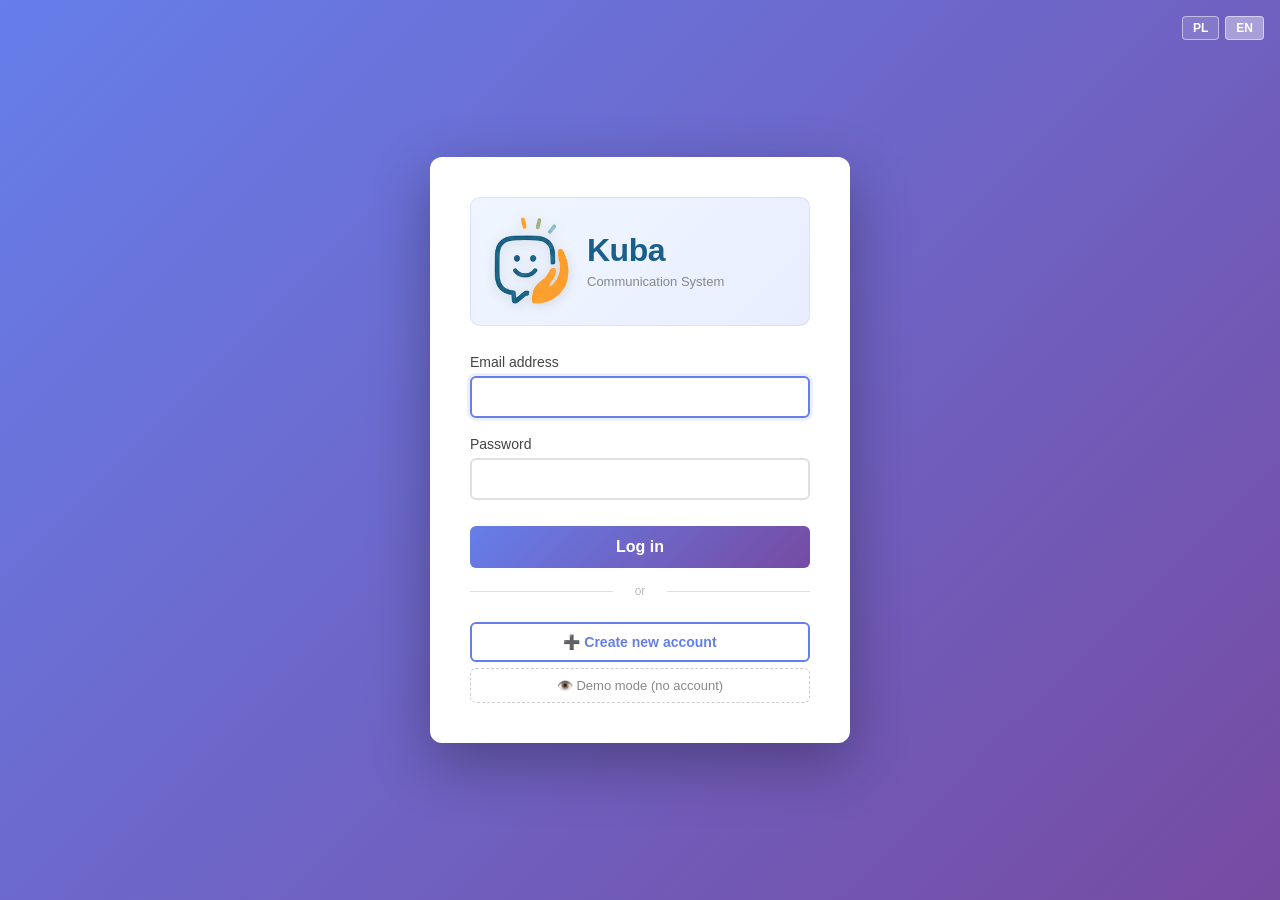
<file: public/login.html>
<!DOCTYPE html>
<html lang="pl">
<head>
    <meta charset="UTF-8">
    <meta name="viewport" content="width=device-width, initial-scale=1.0">
    <title>Kuba – Communication Device</title>
    <link rel="icon" type="image/png+xml" href="img/icon.png">
    <style>
        * { margin: 0; padding: 0; box-sizing: border-box; }

        body {
            font-family: -apple-system, BlinkMacSystemFont, 'Segoe UI', Roboto, sans-serif;
            background: linear-gradient(135deg, #667eea 0%, #764ba2 100%);
            min-height: 100vh;
            display: flex;
            justify-content: center;
            align-items: center;
            padding: 20px;
        }

        .login-container {
            background: white;
            border-radius: 12px;
            box-shadow: 0 20px 60px rgba(0,0,0,.3);
            width: 100%;
            max-width: 420px;
            padding: 40px;
        }

        .login-header {
            display: flex;
            align-items: center;
            gap: 16px;
            margin-bottom: 28px;
            padding: 18px 20px;
            background: linear-gradient(135deg, #f0f6ff 0%, #e8eeff 100%);
            border-radius: 10px;
            border: 1px solid rgba(102,126,234,.15);
        }
        .login-header img {
            width: 80px;
            height: auto;
            flex-shrink: 0;
            filter: drop-shadow(0 2px 6px rgba(0,0,0,.12));
        }
        .login-header-text { display: flex; flex-direction: column; }
        .login-header h1 {
            color: #1a5f8a;
            font-size: 32px;
            font-weight: 800;
            margin: 0;
            line-height: 1;
            letter-spacing: -0.5px;
        }
        .login-header-sub {
            color: #1a5f8a;
            font-size: 13px;
            font-weight: 500;
            margin-top: 2px;
            letter-spacing: 0.3px;
            opacity: 0.8;
        }
        .login-header p { color: #888; font-size: 13px; margin-top: 8px; }

        .form-group { margin-bottom: 18px; }

        label {
            display: block;
            color: #444;
            font-weight: 500;
            margin-bottom: 6px;
            font-size: 14px;
        }

        input[type="email"],
        input[type="password"],
        select {
            width: 100%;
            padding: 11px 14px;
            border: 2px solid #e0e0e0;
            border-radius: 6px;
            font-size: 14px;
            font-family: inherit;
            transition: border-color .25s;
        }

        input:focus, select:focus {
            outline: none;
            border-color: #667eea;
            box-shadow: 0 0 0 3px rgba(102,126,234,.12);
        }

        .checkbox-group { display: flex; align-items: flex-start; gap: 10px; }
        .checkbox-group input { width: auto; margin-top: 2px; }
        .checkbox-hint { color: #888; font-size: 12px; margin-top: 4px; }

        .btn-primary {
            width: 100%;
            padding: 12px;
            background: linear-gradient(135deg, #667eea, #764ba2);
            color: white;
            border: none;
            border-radius: 6px;
            font-size: 16px;
            font-weight: 600;
            cursor: pointer;
            transition: transform .2s, box-shadow .2s;
            margin-top: 8px;
        }
        .btn-primary:hover  { transform: translateY(-2px); box-shadow: 0 10px 20px rgba(102,126,234,.3); }
        .btn-primary:active { transform: translateY(0); }
        .btn-primary:disabled { opacity: .6; cursor: not-allowed; transform: none; }

        .btn-secondary {
            width: 100%;
            padding: 10px;
            background: transparent;
            color: #667eea;
            border: 2px solid #667eea;
            border-radius: 6px;
            font-size: 14px;
            font-weight: 600;
            cursor: pointer;
            margin-top: 8px;
            transition: .2s;
        }
        .btn-secondary:hover { background: #667eea; color: white; }

        .btn-demo {
            width: 100%;
            padding: 9px;
            background: transparent;
            color: #888;
            border: 1px dashed #ccc;
            border-radius: 6px;
            font-size: 13px;
            cursor: pointer;
            margin-top: 6px;
            transition: .2s;
        }
        .btn-demo:hover { border-color: #667eea; color: #667eea; }

        .divider {
            text-align: center;
            color: #bbb;
            font-size: 12px;
            margin: 16px 0;
            position: relative;
        }
        .divider::before, .divider::after {
            content: '';
            position: absolute;
            top: 50%;
            width: 42%;
            height: 1px;
            background: #e0e0e0;
        }
        .divider::before { left: 0; }
        .divider::after  { right: 0; }

        .message {
            font-size: 13px;
            margin-top: 12px;
            padding: 10px 14px;
            border-radius: 6px;
            display: none;
            line-height: 1.5;
        }
        .message.error   { color: #721c24; background: #f8d7da; border: 1px solid #f5c6cb; }
        .message.success { color: #155724; background: #d4edda; border: 1px solid #c3e6cb; }
        .message.info    { color: #0c5460; background: #d1ecf1; border: 1px solid #bee5eb; }
        .message.show    { display: block; }

        .view { display: none; }
        .view.active { display: block; }

        .lang-switch {
            position: absolute;
            top: 16px;
            right: 16px;
            display: flex;
            gap: 6px;
        }
        .lang-btn {
            padding: 4px 10px;
            border: 1px solid rgba(255,255,255,.5);
            background: rgba(255,255,255,.15);
            color: white;
            border-radius: 4px;
            cursor: pointer;
            font-size: 12px;
            font-weight: 600;
        }
        .lang-btn.active { background: rgba(255,255,255,.4); }
    </style>
</head>
<body>
    <div class="lang-switch">
        <button class="lang-btn" id="lang-pl">PL</button>
        <button class="lang-btn" id="lang-en">EN</button>
    </div>

    <div class="login-container">
        <div class="login-header">
            <img src="img/icon.png" alt="Kuba logo">
            <div class="login-header-text">
                <h1>Kuba</h1>
                <p id="header-sub"></p>
            </div>
        </div>

        <!-- LOGIN VIEW -->
        <div id="view-login" class="view active">
            <form id="login-form">
                <div class="form-group">
                    <label id="lbl-email" for="email"></label>
                    <input type="email" id="email" name="email" autocomplete="email" required>
                </div>
                <div class="form-group">
                    <label id="lbl-password" for="password"></label>
                    <input type="password" id="password" name="password" autocomplete="current-password" required>
                </div>
                <button type="submit" id="login-btn" class="btn-primary"></button>
                <div id="login-msg" class="message"></div>
            </form>
            <div class="divider" id="divider-or"></div>
            <button class="btn-secondary" id="btn-create" onclick="showView('register')"></button>
            <button class="btn-demo" id="btn-demo" onclick="demoLogin()"></button>
        </div>

        <!-- REGISTER VIEW -->
        <div id="view-register" class="view">
            <form id="register-form">
                <div class="form-group">
                    <label id="lbl-reg-email" for="reg-email"></label>
                    <input type="email" id="reg-email" name="email" autocomplete="email" required>
                </div>
                <div class="form-group">
                    <label id="lbl-reg-pass" for="reg-password"></label>
                    <input type="password" id="reg-password" name="password" autocomplete="new-password" required minlength="8">
                </div>
                <div class="form-group">
                    <label id="lbl-reg-pass2" for="reg-password2"></label>
                    <input type="password" id="reg-password2" name="password2" autocomplete="new-password" required>
                </div>
                <div class="form-group">
                    <label id="lbl-reg-lang" for="reg-language"></label>
                    <select id="reg-language" name="language">
                        <option value="pl">🇵🇱 Polski</option>
                        <option value="en">🇬🇧 English</option>
                    </select>
                </div>
                <div class="form-group">
                    <div class="checkbox-group">
                        <input type="checkbox" id="reg-predefined" name="predefined_words" value="1">
                        <div>
                            <label id="lbl-predefined" for="reg-predefined" style="margin:0"></label>
                            <div class="checkbox-hint" id="hint-predefined"></div>
                        </div>
                    </div>
                </div>
                <button type="submit" id="register-btn" class="btn-primary"></button>
                <div id="register-msg" class="message"></div>
            </form>
            <div class="divider"></div>
            <button class="btn-secondary" id="btn-back" onclick="showView('login')"></button>
        </div>
    </div>

    <script type="module">
    import { translations } from './js/translations.js';

    // ── Language ──────────────────────────────────────────────────────────────
    let lang = localStorage.getItem('kuba_lang') ||
               ((navigator.language || 'pl').toLowerCase().startsWith('pl') ? 'pl' : 'en');

    function t(key) {
        const dict = translations[lang] || translations['pl'];
        return dict[key] ?? translations['pl'][key] ?? key;
    }

    function applyLang() {
        document.documentElement.lang = lang;
        document.getElementById('header-sub').textContent        = t('loginPageSubtitle');
        document.getElementById('lbl-email').textContent         = t('loginEmail');
        document.getElementById('lbl-password').textContent      = t('loginPassword');
        document.getElementById('login-btn').textContent         = t('loginSubmitBtn');
        document.getElementById('divider-or').textContent        = t('loginOr');
        document.getElementById('btn-create').textContent        = t('loginCreateAccount');
        document.getElementById('btn-demo').textContent          = t('loginDemoAccess');
        document.getElementById('lbl-reg-email').textContent     = t('registerEmail');
        document.getElementById('lbl-reg-pass').textContent      = t('registerPassword');
        document.getElementById('lbl-reg-pass2').textContent     = t('registerConfirmPassword');
        document.getElementById('lbl-reg-lang').textContent      = t('registerLanguage');
        document.getElementById('lbl-predefined').textContent    = t('registerPredefinedWords');
        document.getElementById('hint-predefined').textContent   = t('registerPredefinedHint');
        document.getElementById('register-btn').textContent      = t('registerSubmitBtn');
        document.getElementById('btn-back').textContent          = t('registerBackToLogin');
        document.getElementById('reg-language').value = lang;
        document.getElementById('lang-pl').classList.toggle('active', lang === 'pl');
        document.getElementById('lang-en').classList.toggle('active', lang === 'en');
    }

    window.switchLang = function(l) {
        lang = l;
        localStorage.setItem('kuba_lang', l);
        applyLang();
    };

    // ── View switching ────────────────────────────────────────────────────────
    window.showView = function(name) {
        document.querySelectorAll('.view').forEach(v => v.classList.remove('active'));
        document.getElementById('view-' + name).classList.add('active');
        clearMessages();
    };

    function clearMessages() {
        document.querySelectorAll('.message').forEach(m => { m.className = 'message'; m.textContent = ''; });
    }

    function showMsg(id, text, type) {
        const el = document.getElementById(id);
        el.textContent = text;
        el.className = 'message ' + type + ' show';
    }

    // ── Login ─────────────────────────────────────────────────────────────────
    document.getElementById('login-form').addEventListener('submit', async (e) => {
        e.preventDefault();
        clearMessages();
        const email    = document.getElementById('email').value.trim();
        const password = document.getElementById('password').value;
        if (!email || !password) { showMsg('login-msg', t('loginErrRequired'), 'error'); return; }

        const btn = document.getElementById('login-btn');
        btn.disabled = true;
        btn.textContent = t('loginLoggingIn');

        try {
            const r    = await fetch('login.php', {
                method: 'POST',
                headers: { 'Content-Type': 'application/json' },
                body: JSON.stringify({ email, password, lang }),
                credentials: 'include',
            });
            const data = await r.json();
            if (r.ok && data.success) {
                showMsg('login-msg', t('loginSuccess'), 'success');
                setTimeout(() => { window.location.href = 'index.html'; }, 800);
            } else {
                showMsg('login-msg', data.message || '❌', 'error');
                document.getElementById('password').value = '';
                document.getElementById('password').focus();
            }
        } catch { showMsg('login-msg', '❌ Network error', 'error'); }
        finally {
            btn.disabled = false;
            btn.textContent = t('loginSubmitBtn');
        }
    });

    // ── Registration ──────────────────────────────────────────────────────────
    document.getElementById('register-form').addEventListener('submit', async (e) => {
        e.preventDefault();
        clearMessages();
        const email     = document.getElementById('reg-email').value.trim();
        const password  = document.getElementById('reg-password').value;
        const password2 = document.getElementById('reg-password2').value;
        const language  = document.getElementById('reg-language').value;
        const predefined = document.getElementById('reg-predefined').checked;

        if (!email || !password || !password2) { showMsg('register-msg', t('loginErrRequired'), 'error'); return; }
        if (!/^[^\s@]+@[^\s@]+\.[^\s@]+$/.test(email)) { showMsg('register-msg', t('loginErrEmail'), 'error'); return; }
        if (password.length < 8) { showMsg('register-msg', t('loginErrPassShort'), 'error'); return; }
        if (password !== password2) { showMsg('register-msg', t('loginErrPassMismatch'), 'error'); return; }

        const btn = document.getElementById('register-btn');
        btn.disabled = true;
        btn.textContent = t('loginRegistering');

        try {
            const r    = await fetch('user.php?action=register', {
                method: 'POST',
                headers: { 'Content-Type': 'application/json' },
                body: JSON.stringify({ email, password, passwordConfirm: password2, language, predefined_words: predefined, lang }),
                credentials: 'include',
            });
            const data = await r.json();
            if ((r.status === 200 || r.status === 201) && data.success) {
                document.getElementById('register-form').reset();
                showMsg('register-msg', '✅ ' + data.message, 'success');
                setTimeout(() => showMsg('register-msg', t('loginRegisteredInfo'), 'info'), 1500);
            } else {
                showMsg('register-msg', data.message || '❌', 'error');
            }
        } catch { showMsg('register-msg', '❌ Network error', 'error'); }
        finally {
            btn.disabled = false;
            btn.textContent = t('registerSubmitBtn');
        }
    });

    // ── Demo login ────────────────────────────────────────────────────────────
    window.demoLogin = function() { window.location.href = 'login.php?action=demo-login&lang=' + lang; };

    // ── Lang buttons ──────────────────────────────────────────────────────────
    document.getElementById('lang-pl').addEventListener('click', () => window.switchLang('pl'));
    document.getElementById('lang-en').addEventListener('click', () => window.switchLang('en'));

    // ── Init ──────────────────────────────────────────────────────────────────
    applyLang();
    document.getElementById('email').focus();
    </script>
</body>
</html>
</file>
